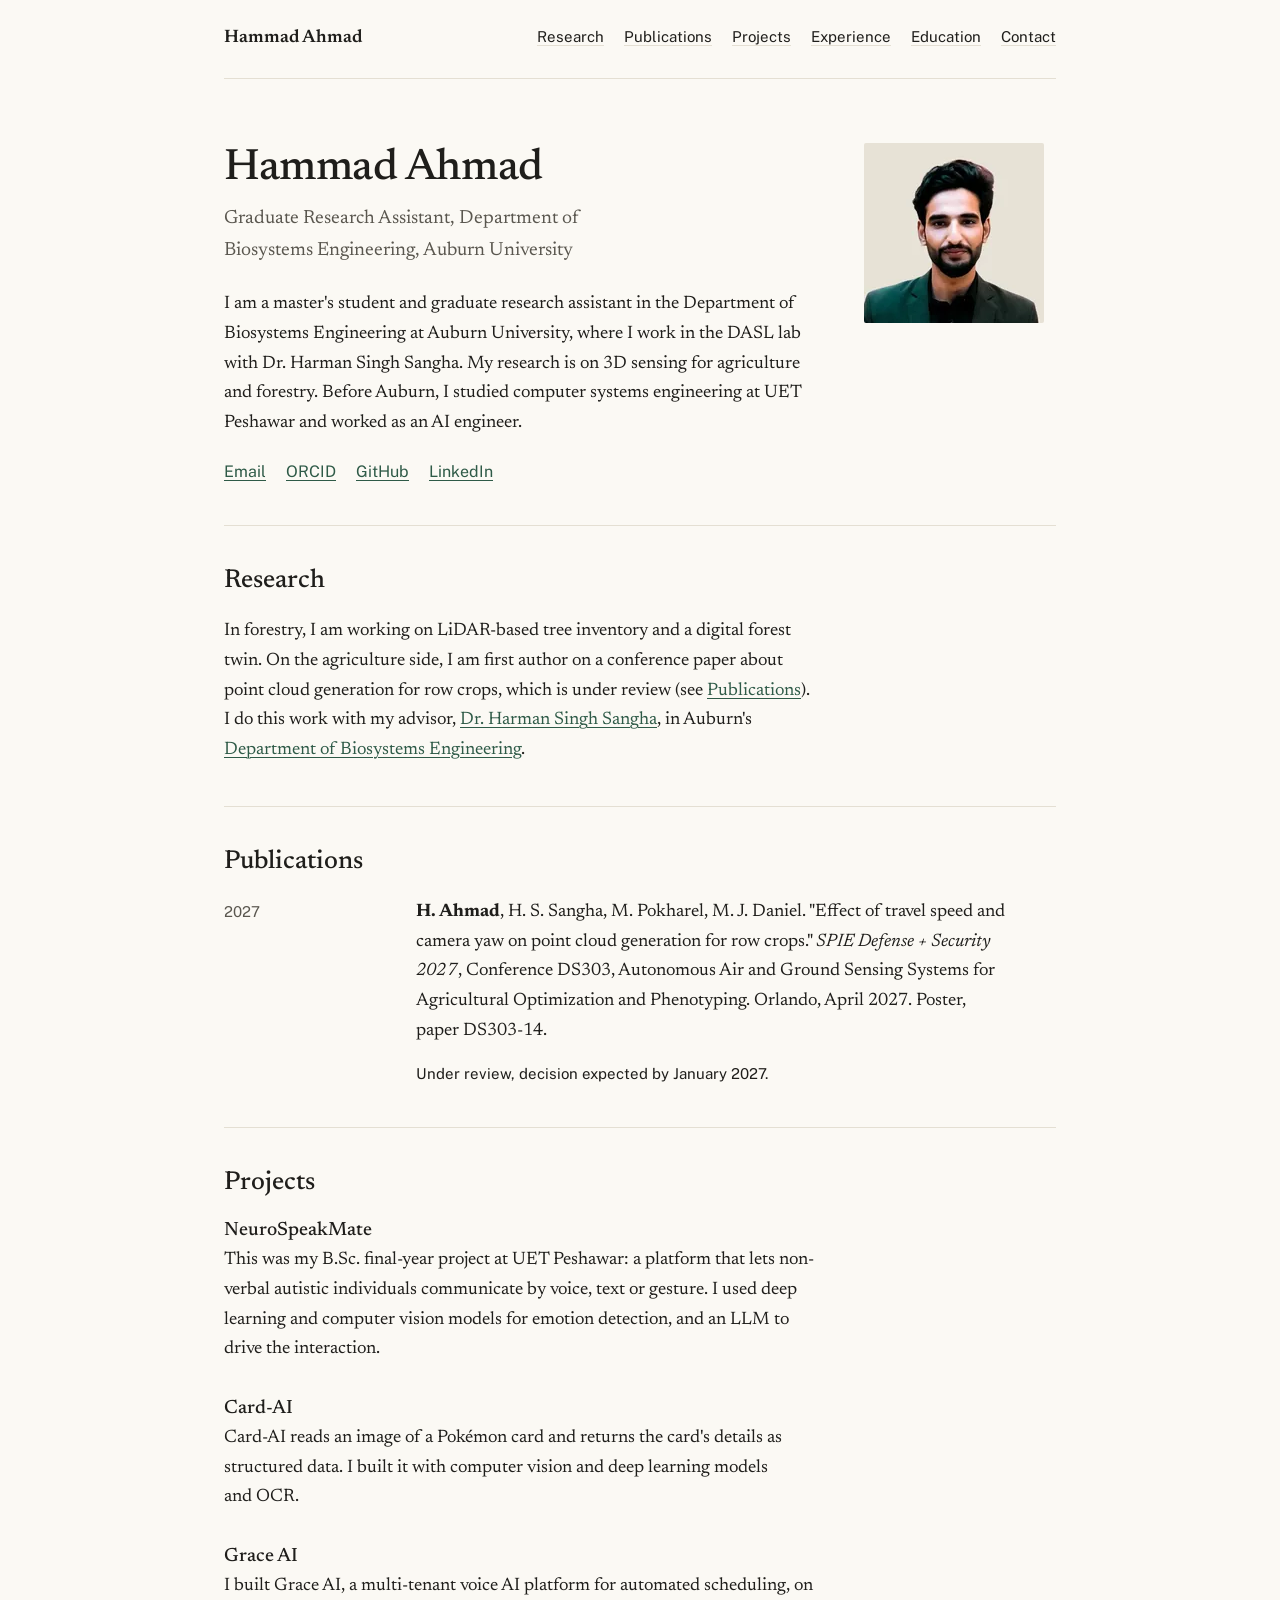
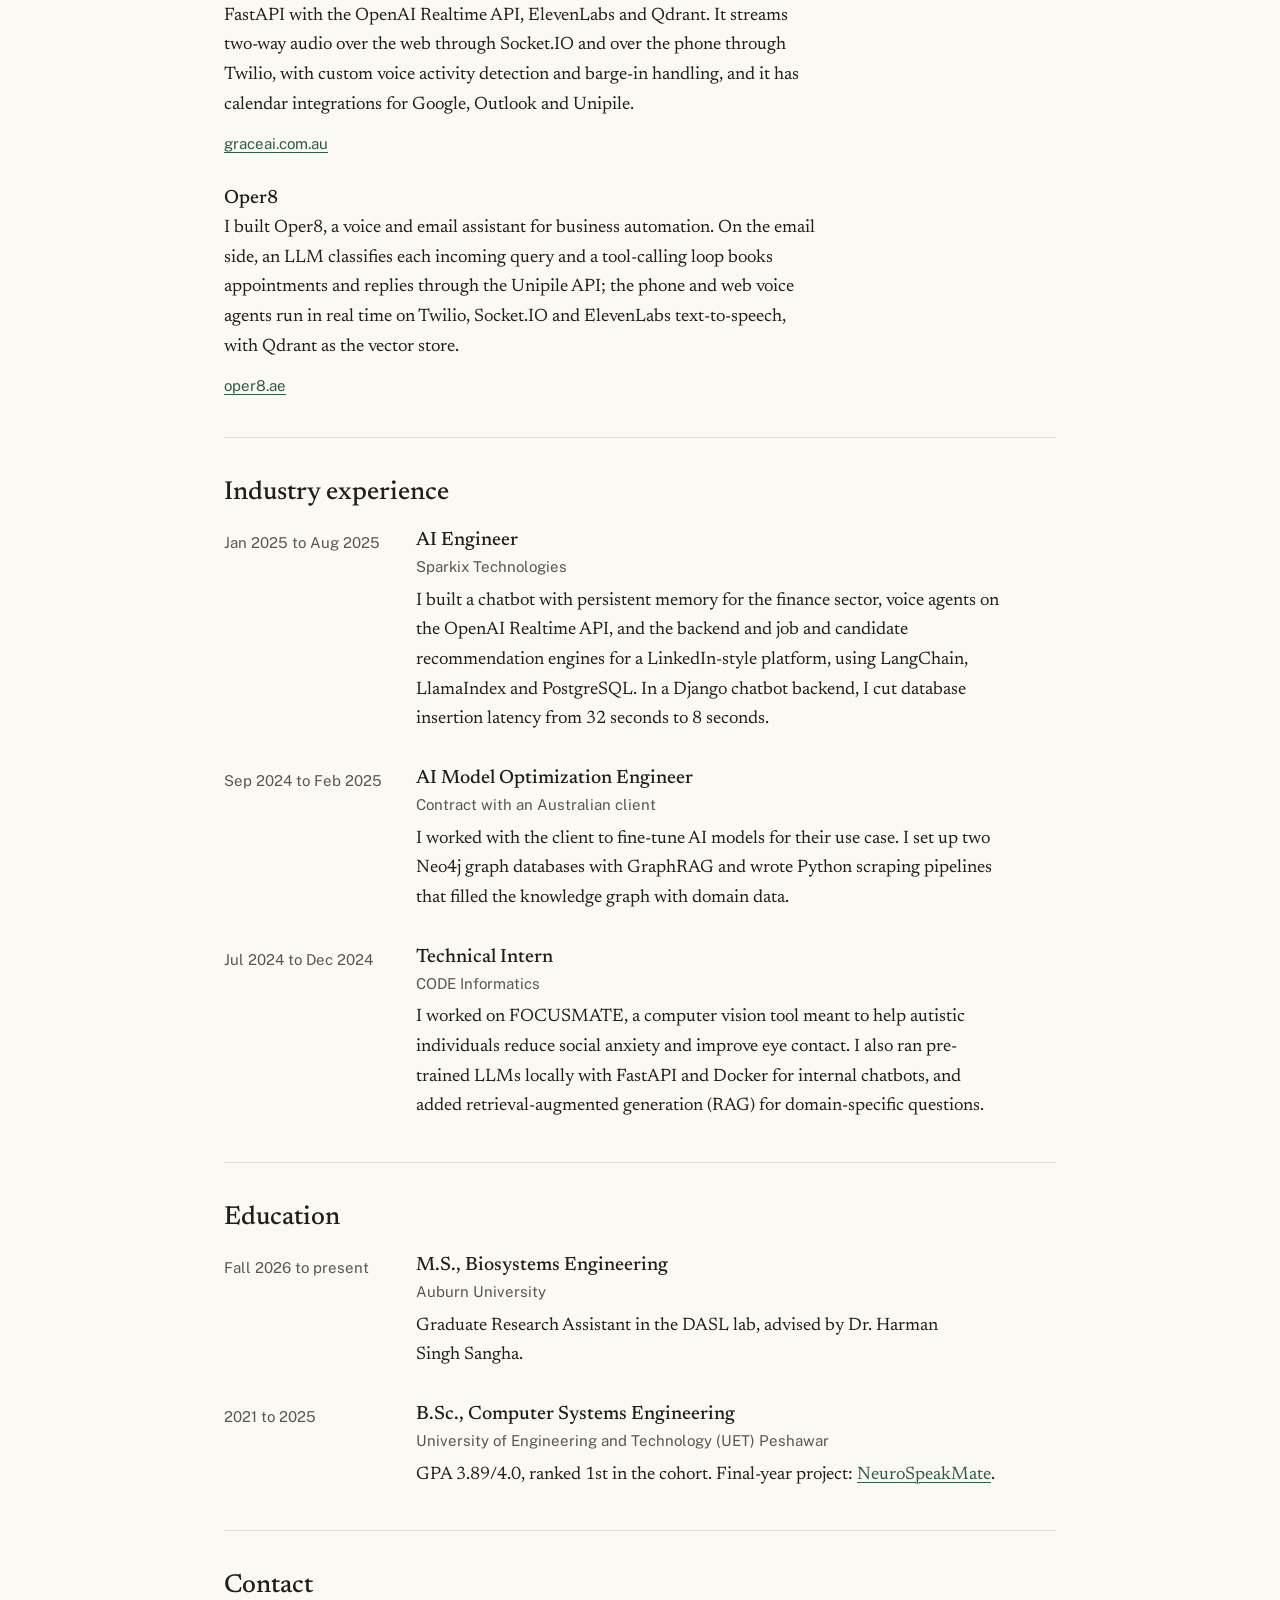
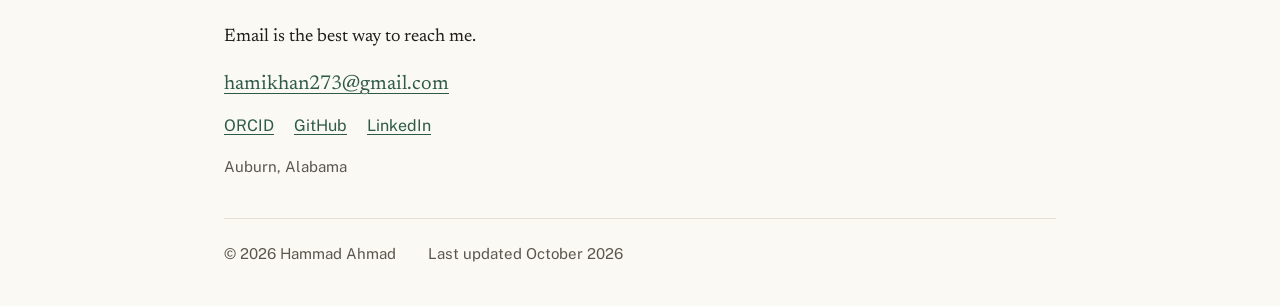
<file: index.html>
<!DOCTYPE html>
<html lang="en">
<head>
  <meta charset="utf-8" />
  <meta name="viewport" content="width=device-width, initial-scale=1" />
  <title>Hammad Ahmad | Graduate Researcher, Biosystems Engineering, Auburn University</title>
  <meta name="description" content="M.S. student and graduate research assistant at Auburn University working on LiDAR tree inventory and 3D sensing for agriculture and forestry." />
  <meta name="color-scheme" content="light dark" />
  <meta name="theme-color" content="#fbf9f4" media="(prefers-color-scheme: light)" />
  <meta name="theme-color" content="#181816" media="(prefers-color-scheme: dark)" />
  <link rel="canonical" href="https://hamikha.github.io/HammadAhmad_Portfolio/" />
  <link rel="icon" href="favicon.svg" type="image/svg+xml" />

  <meta property="og:type" content="website" />
  <meta property="og:title" content="Hammad Ahmad" />
  <meta property="og:description" content="M.S. student and graduate research assistant at Auburn University working on LiDAR tree inventory and 3D sensing for agriculture and forestry." />
  <meta property="og:url" content="https://hamikha.github.io/HammadAhmad_Portfolio/" />
  <meta property="og:image" content="https://hamikha.github.io/HammadAhmad_Portfolio/assets/img/og.png" />
  <meta property="og:image:width" content="1200" />
  <meta property="og:image:height" content="630" />
  <meta property="og:image:alt" content="Hammad Ahmad, Graduate Research Assistant, Department of Biosystems Engineering, Auburn University" />
  <meta name="twitter:card" content="summary_large_image" />
  <meta name="twitter:title" content="Hammad Ahmad" />
  <meta name="twitter:description" content="M.S. student and graduate research assistant at Auburn University working on LiDAR tree inventory and 3D sensing for agriculture and forestry." />
  <meta name="twitter:image" content="https://hamikha.github.io/HammadAhmad_Portfolio/assets/img/og.png" />

  <link rel="preload" href="assets/fonts/newsreader-latin.woff2" as="font" type="font/woff2" crossorigin />
  <link rel="stylesheet" href="assets/css/main.css" />

  <script type="application/ld+json">
  {
    "@context": "https://schema.org",
    "@type": "Person",
    "name": "Hammad Ahmad",
    "jobTitle": "Graduate Research Assistant",
    "url": "https://hamikha.github.io/HammadAhmad_Portfolio/",
    "image": "https://hamikha.github.io/HammadAhmad_Portfolio/assets/img/headshot-360.jpg",
    "affiliation": {
      "@type": "CollegeOrUniversity",
      "name": "Auburn University",
      "department": { "@type": "Organization", "name": "Department of Biosystems Engineering" }
    },
    "alumniOf": { "@type": "CollegeOrUniversity", "name": "University of Engineering and Technology, Peshawar" },
    "sameAs": [
      "https://orcid.org/0009-0000-4540-666X",
      "https://github.com/Hamikha",
      "https://www.linkedin.com/in/hammad-ahmad-b91ba0247"
    ]
  }
  </script>
</head>
<body id="top">
  <a class="skip" href="#main">Skip to content</a>

  <div class="page">
    <header class="site-header">
      <a class="site-name" href="#top">Hammad Ahmad</a>
      <nav class="site-nav" aria-label="Sections">
        <ul>
          <li><a href="#research">Research</a></li>
          <li><a href="#publications">Publications</a></li>
          <li><a href="#projects">Projects</a></li>
          <li><a href="#experience">Experience</a></li>
          <li><a href="#education">Education</a></li>
          <li><a href="#contact">Contact</a></li>
        </ul>
      </nav>
    </header>

    <main id="main">
      <section class="intro" id="about" aria-labelledby="name">
        <div class="intro-text">
          <h1 id="name">Hammad Ahmad</h1>
          <p class="intro-role">Graduate Research Assistant, Department of Biosystems Engineering, Auburn University</p>
          <p>I am a master's student and graduate research assistant in the Department of Biosystems Engineering at Auburn University, where I work in the DASL lab with Dr. Harman Singh Sangha. My research is on 3D sensing for agriculture and forestry. Before Auburn, I studied computer systems engineering at UET Peshawar and worked as an AI engineer.</p>
          <ul class="link-row">
            <li><a href="mailto:hamikhan273@gmail.com">Email</a></li>
            <li><a href="https://orcid.org/0009-0000-4540-666X">ORCID</a></li>
            <li><a href="https://github.com/Hamikha">GitHub</a></li>
            <li><a href="https://www.linkedin.com/in/hammad-ahmad-b91ba0247">LinkedIn</a></li>
          </ul>
        </div>
        <picture class="intro-photo">
          <source type="image/webp" srcset="assets/img/headshot-180.webp 180w, assets/img/headshot-360.webp 360w" sizes="(min-width: 48rem) 180px, 120px" />
          <img src="assets/img/headshot-360.jpg" width="360" height="360" alt="Hammad Ahmad, head and shoulders, in a dark suit jacket and dark shirt." decoding="async" />
        </picture>
      </section>

      <section id="research" aria-labelledby="research-title">
        <h2 id="research-title">Research</h2>
        <p class="prose">In forestry, I am working on LiDAR-based tree inventory and a digital forest twin. On the agriculture side, I am first author on a conference paper about point cloud generation for row crops, which is under review (see <a href="#publications">Publications</a>). I do this work with my advisor, <a href="https://eng.auburn.edu/directory/hss0044">Dr. Harman Singh Sangha</a>, in Auburn's <a href="https://eng.auburn.edu/bsen/">Department of Biosystems Engineering</a>.</p>
      </section>

      <section id="publications" aria-labelledby="publications-title">
        <h2 id="publications-title">Publications</h2>
        <ol class="entries">
          <li class="entry">
            <p class="entry-date meta">2027</p>
            <article class="entry-body">
              <p><strong>H. Ahmad</strong>, H. S. Sangha, M. Pokharel, M. J. Daniel. "Effect of travel speed and camera yaw on point cloud generation for row crops." <em>SPIE Defense + Security 2027</em>, Conference DS303, Autonomous Air and Ground Sensing Systems for Agricultural Optimization and Phenotyping. Orlando, April 2027. Poster, paper DS303-14.</p>
              <p class="status">Under review, decision expected by January 2027.</p>
            </article>
          </li>
        </ol>
      </section>

      <section id="projects" aria-labelledby="projects-title">
        <h2 id="projects-title">Projects</h2>
        <div class="items">
          <article id="neurospeakmate">
            <h3>NeuroSpeakMate</h3>
            <p>This was my B.Sc. <span class="nowrap">final-year</span> project at UET Peshawar: a platform that lets non-verbal autistic individuals communicate by voice, text or gesture. I used deep learning and computer vision models for emotion detection, and an LLM to drive the interaction.</p>
          </article>
          <article id="card-ai">
            <h3>Card-AI</h3>
            <p>Card-AI reads an image of a Pokémon card and returns the card's details as structured data. I built it with computer vision and deep learning models and OCR.</p>
          </article>
          <article id="grace-ai">
            <h3>Grace AI</h3>
            <p>I built Grace AI, a multi-tenant voice AI platform for automated scheduling, on FastAPI with the OpenAI Realtime API, ElevenLabs and Qdrant. It streams two-way audio over the web through Socket.IO and over the phone through Twilio, with custom voice activity detection and barge-in handling, and it has calendar integrations for Google, Outlook and Unipile.</p>
            <p class="meta"><a href="https://www.graceai.com.au">graceai.com.au</a></p>
          </article>
          <article id="oper8">
            <h3>Oper8</h3>
            <p>I built Oper8, a voice and email assistant for business automation. On the email side, an LLM classifies each incoming query and a tool-calling loop books appointments and replies through the Unipile API; the phone and web voice agents run in real time on Twilio, Socket.IO and ElevenLabs <span class="nowrap">text-to-speech</span>, with Qdrant as the vector store.</p>
            <p class="meta"><a href="https://oper8.ae">oper8.ae</a></p>
          </article>
        </div>
      </section>

      <section id="experience" aria-labelledby="experience-title">
        <h2 id="experience-title">Industry experience</h2>
        <ol class="entries">
          <li class="entry">
            <p class="entry-date meta">Jan 2025 to Aug 2025</p>
            <article class="entry-body">
              <h3>AI Engineer</h3>
              <p class="meta">Sparkix Technologies</p>
              <p>I built a chatbot with persistent memory for the finance sector, voice agents on the OpenAI Realtime API, and the backend and job and candidate recommendation engines for a LinkedIn-style platform, using LangChain, LlamaIndex and PostgreSQL. In a Django chatbot backend, I cut database insertion latency from 32 seconds to 8 seconds.</p>
            </article>
          </li>
          <li class="entry">
            <p class="entry-date meta">Sep 2024 to Feb 2025</p>
            <article class="entry-body">
              <h3>AI Model Optimization Engineer</h3>
              <p class="meta">Contract with an Australian client</p>
              <p>I worked with the client to fine-tune AI models for their use case. I set up two Neo4j graph databases with GraphRAG and wrote Python scraping pipelines that filled the knowledge graph with domain data.</p>
            </article>
          </li>
          <li class="entry">
            <p class="entry-date meta">Jul 2024 to Dec 2024</p>
            <article class="entry-body">
              <h3>Technical Intern</h3>
              <p class="meta">CODE Informatics</p>
              <p>I worked on FOCUSMATE, a computer vision tool meant to help autistic individuals reduce social anxiety and improve eye contact. I also ran pre-trained LLMs locally with FastAPI and Docker for internal chatbots, and added retrieval-augmented generation (RAG) for <span class="nowrap">domain-specific</span> questions.</p>
            </article>
          </li>
        </ol>
      </section>

      <section id="education" aria-labelledby="education-title">
        <h2 id="education-title">Education</h2>
        <ol class="entries">
          <li class="entry">
            <p class="entry-date meta">Fall 2026 to present</p>
            <div class="entry-body">
              <h3>M.S., Biosystems Engineering</h3>
              <p class="meta">Auburn University</p>
              <p>Graduate Research Assistant in the DASL lab, advised by Dr. Harman Singh Sangha.</p>
            </div>
          </li>
          <li class="entry">
            <p class="entry-date meta">2021 to 2025</p>
            <div class="entry-body">
              <h3>B.Sc., Computer Systems Engineering</h3>
              <p class="meta">University of Engineering and Technology (UET) Peshawar</p>
              <p>GPA 3.89/4.0, ranked 1st in the cohort. <span class="nowrap">Final-year</span> project: <a href="#neurospeakmate">NeuroSpeakMate</a>.</p>
            </div>
          </li>
        </ol>
      </section>

      <section id="contact" aria-labelledby="contact-title">
        <h2 id="contact-title">Contact</h2>
        <address class="prose">
          <p>Email is the best way to reach me.</p>
          <p class="contact-email"><a href="mailto:hamikhan273@gmail.com">hamikhan273@gmail.com</a></p>
          <ul class="link-row">
            <li><a href="https://orcid.org/0009-0000-4540-666X">ORCID</a></li>
            <li><a href="https://github.com/Hamikha">GitHub</a></li>
            <li><a href="https://www.linkedin.com/in/hammad-ahmad-b91ba0247">LinkedIn</a></li>
          </ul>
          <p class="meta">Auburn, Alabama</p>
        </address>
      </section>
    </main>

    <footer class="site-footer meta">
      <p>© 2026 Hammad Ahmad</p>
      <p>Last updated October 2026</p>
    </footer>
  </div>
</body>
</html>
</file>
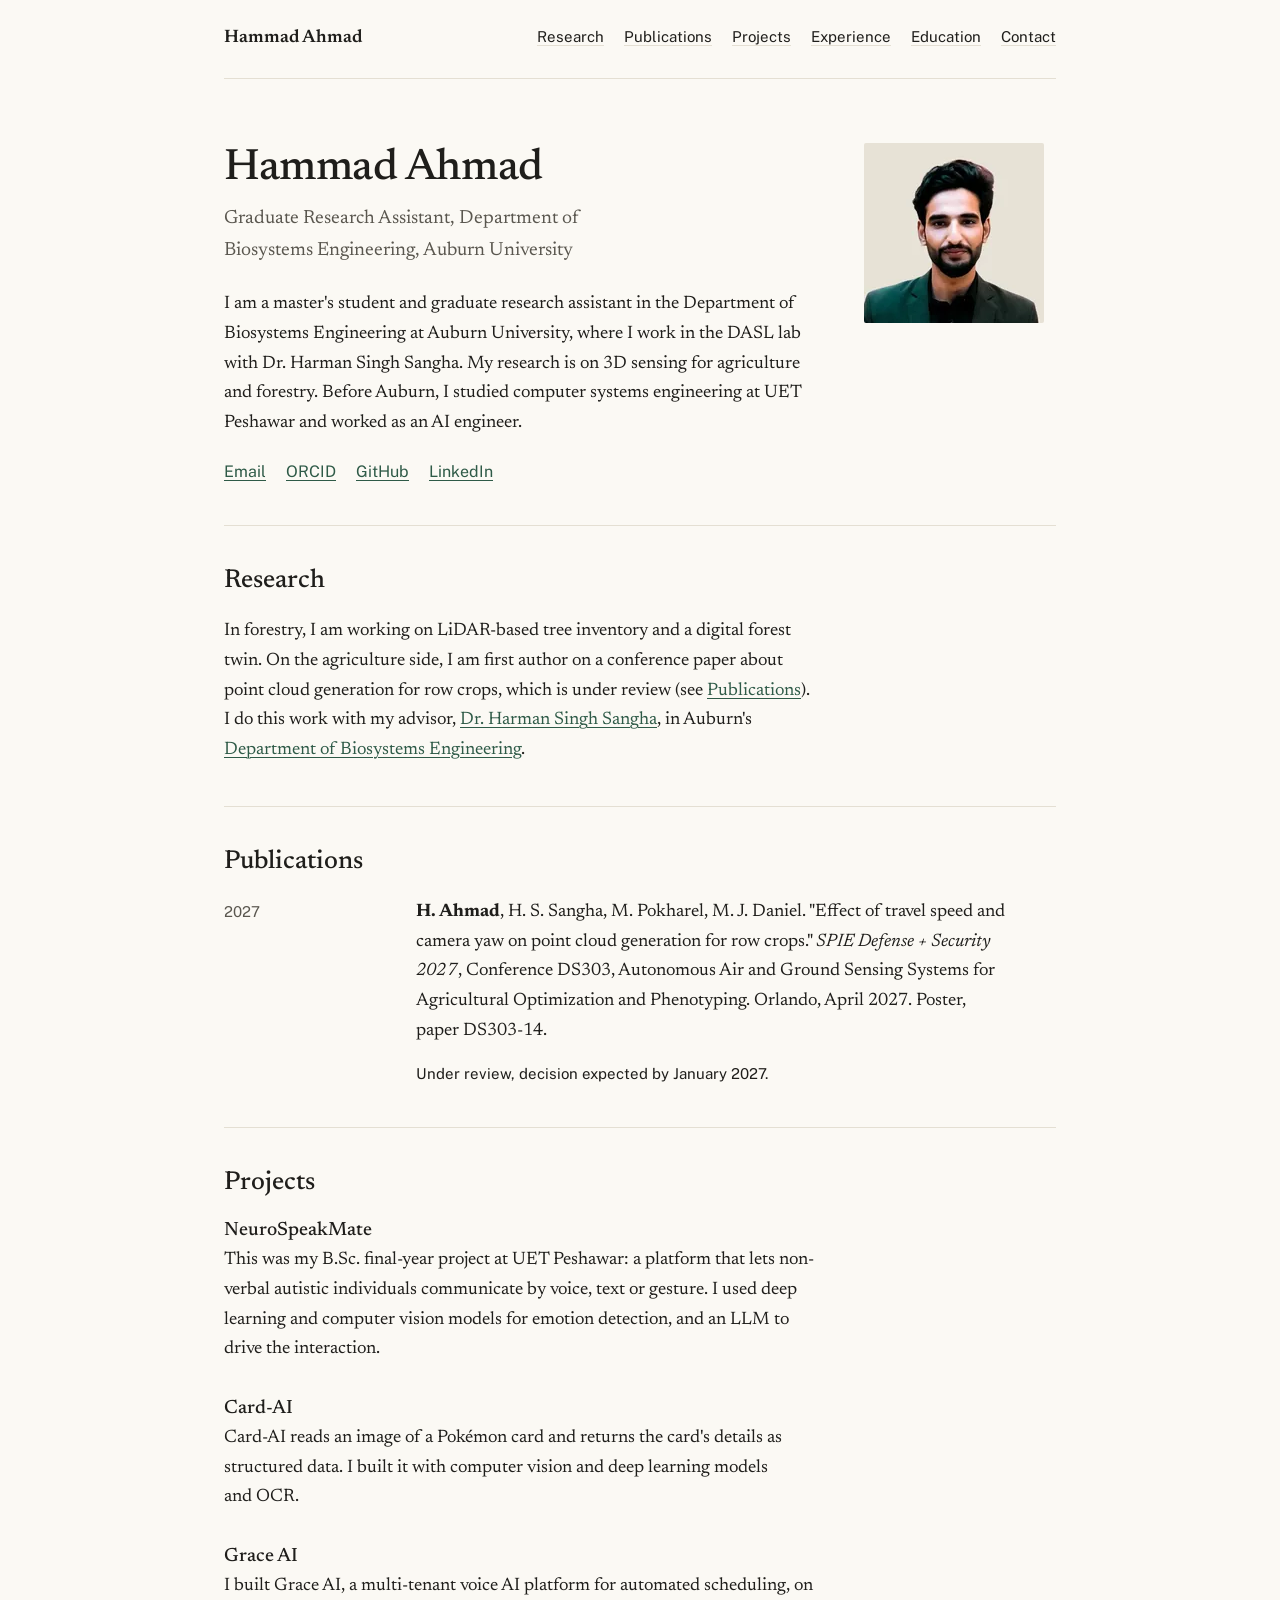
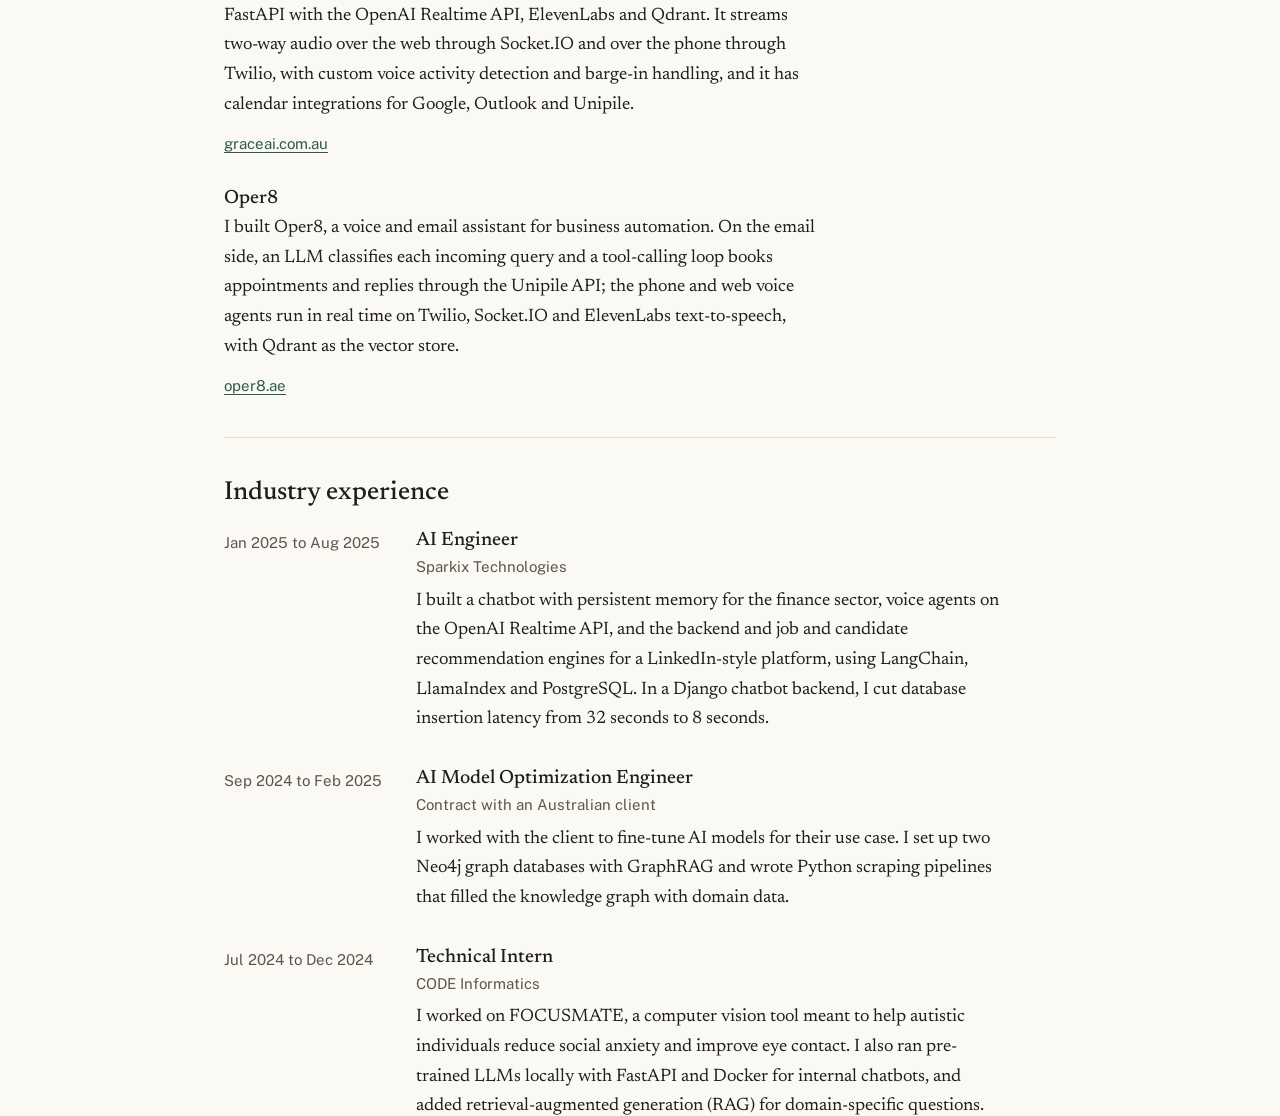
<file: certificates.html>
<!DOCTYPE html>
<html lang="en">
<head>
  <meta charset="utf-8" />
  <meta name="viewport" content="width=device-width, initial-scale=1" />
  <title>Certificates | Hammad Ahmad</title>
  <meta name="robots" content="noindex" />
  <meta name="color-scheme" content="light dark" />
  <link rel="canonical" href="https://hamikha.github.io/HammadAhmad_Portfolio/#education" />
  <meta http-equiv="refresh" content="0; url=index.html#education" />
  <link rel="icon" href="favicon.svg" type="image/svg+xml" />
  <link rel="stylesheet" href="assets/css/main.css" />
</head>
<body>
  <div class="page">
    <main id="main">
      <h1>Page moved</h1>
      <p class="intro-role">This page has moved to the <a href="index.html#education">Education section</a> of the homepage.</p>
    </main>
  </div>
</body>
</html>
</file>
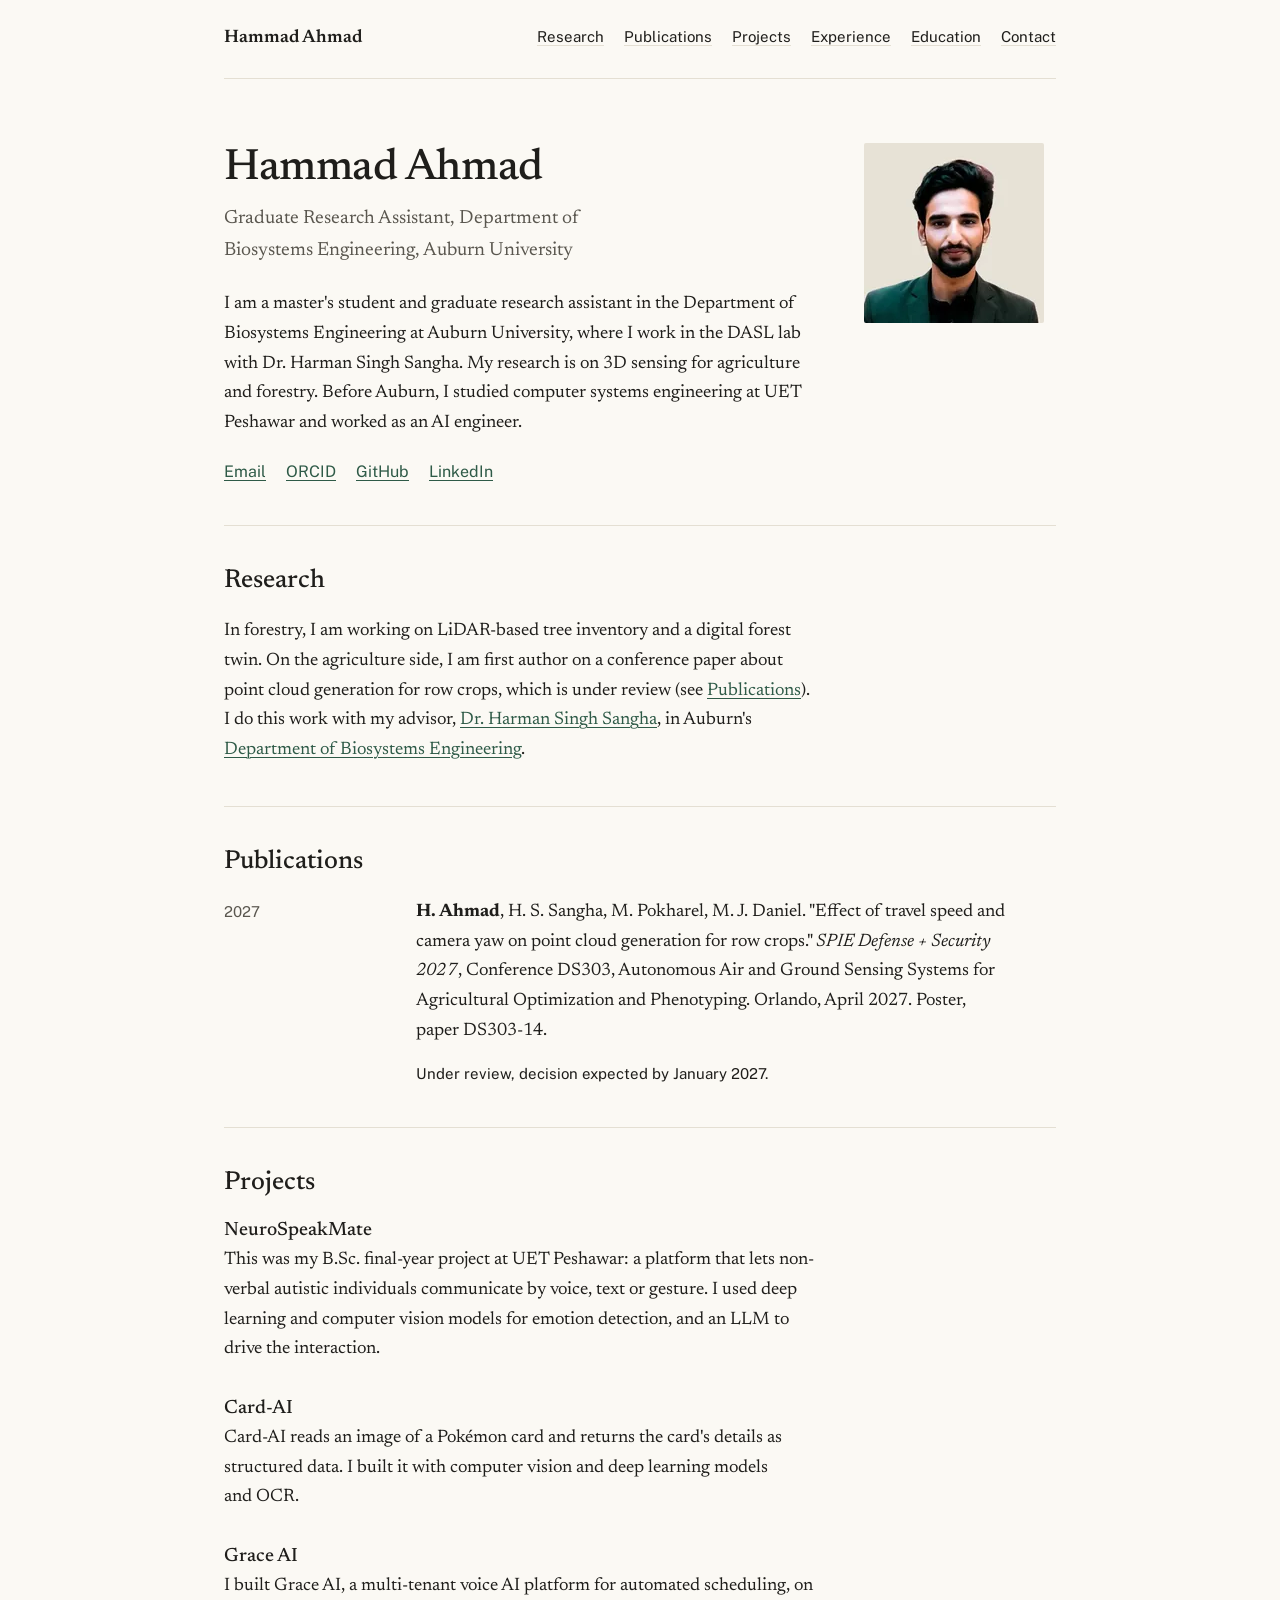
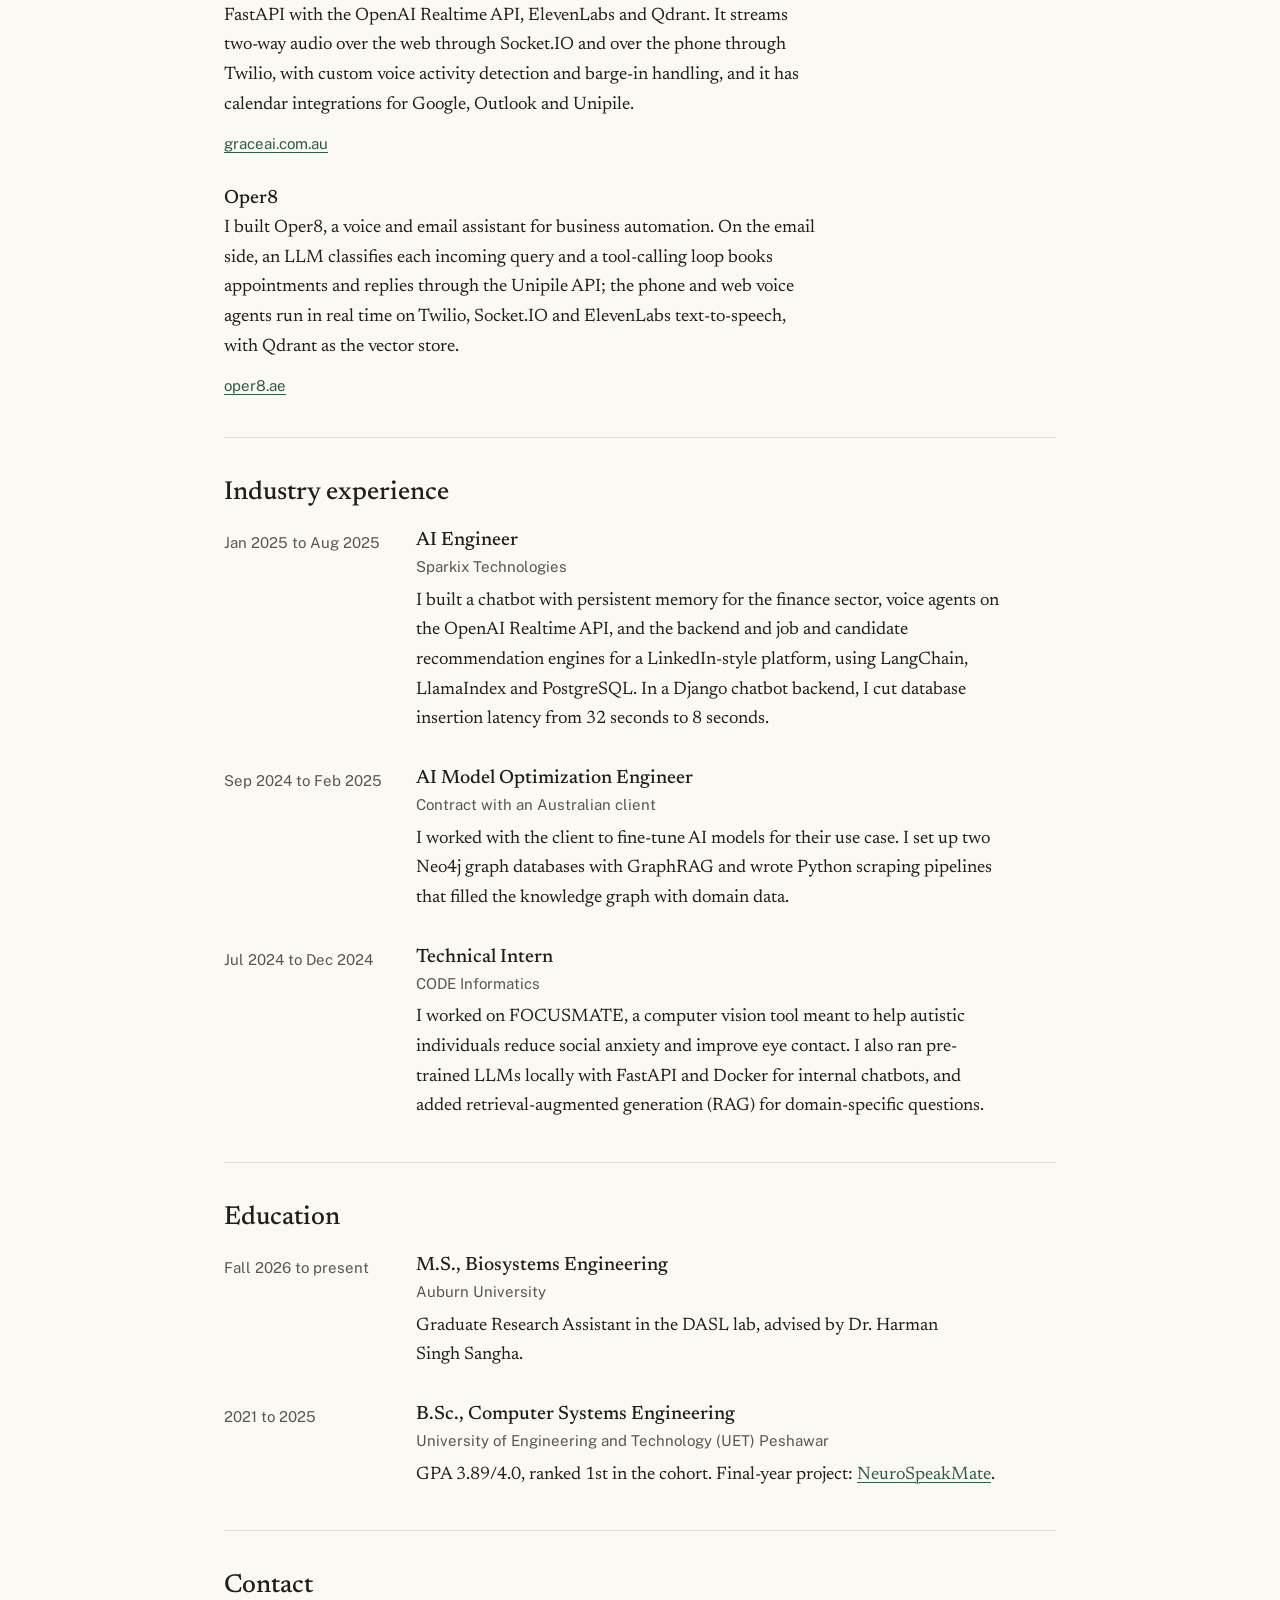
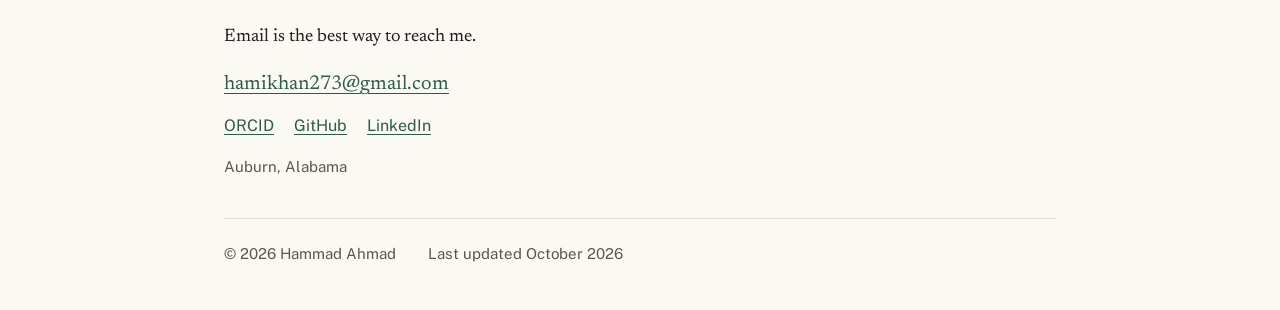
<file: experience.html>
<!DOCTYPE html>
<html lang="en">
<head>
  <meta charset="utf-8" />
  <meta name="viewport" content="width=device-width, initial-scale=1" />
  <title>Experience | Hammad Ahmad</title>
  <meta name="robots" content="noindex" />
  <meta name="color-scheme" content="light dark" />
  <link rel="canonical" href="https://hamikha.github.io/HammadAhmad_Portfolio/#experience" />
  <meta http-equiv="refresh" content="0; url=index.html#experience" />
  <link rel="icon" href="favicon.svg" type="image/svg+xml" />
  <link rel="stylesheet" href="assets/css/main.css" />
</head>
<body>
  <div class="page">
    <main id="main">
      <h1>Page moved</h1>
      <p class="intro-role">This page has moved to the <a href="index.html#experience">Experience section</a> of the homepage.</p>
    </main>
  </div>
</body>
</html>
</file>
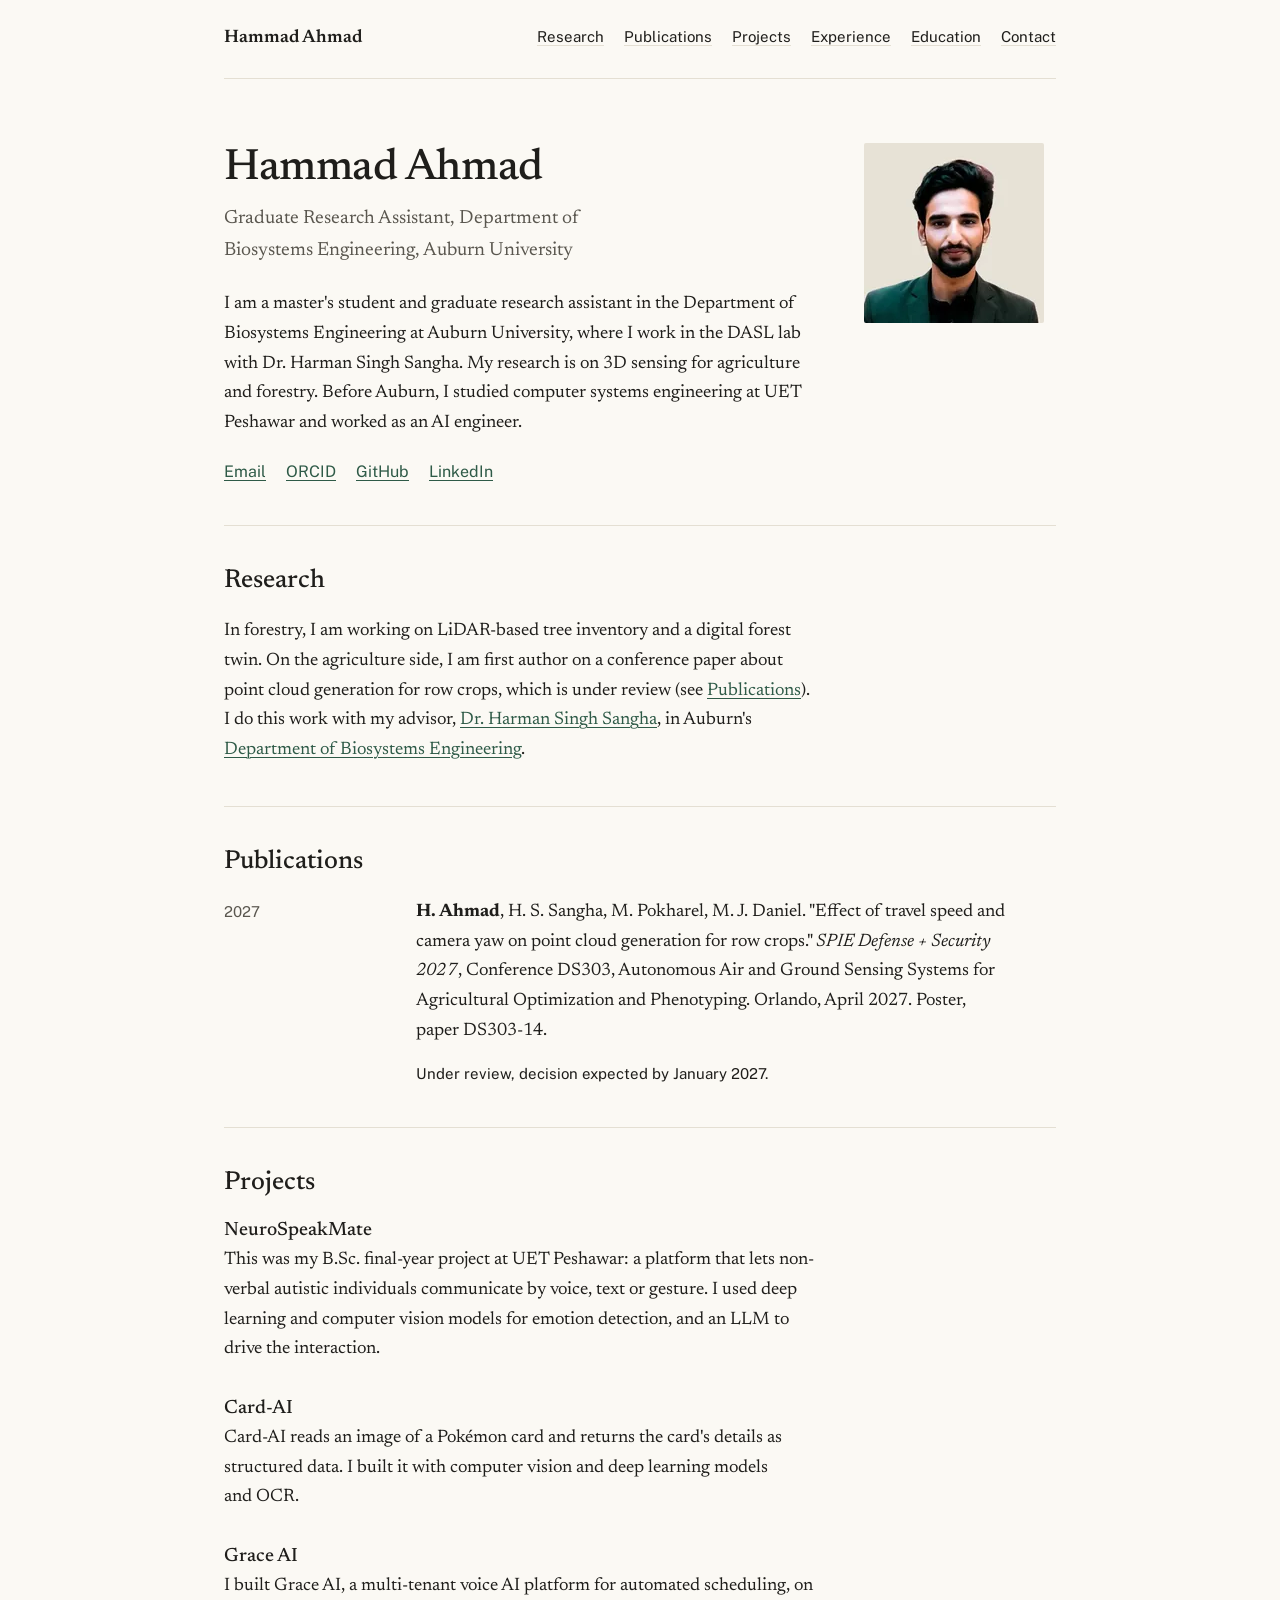
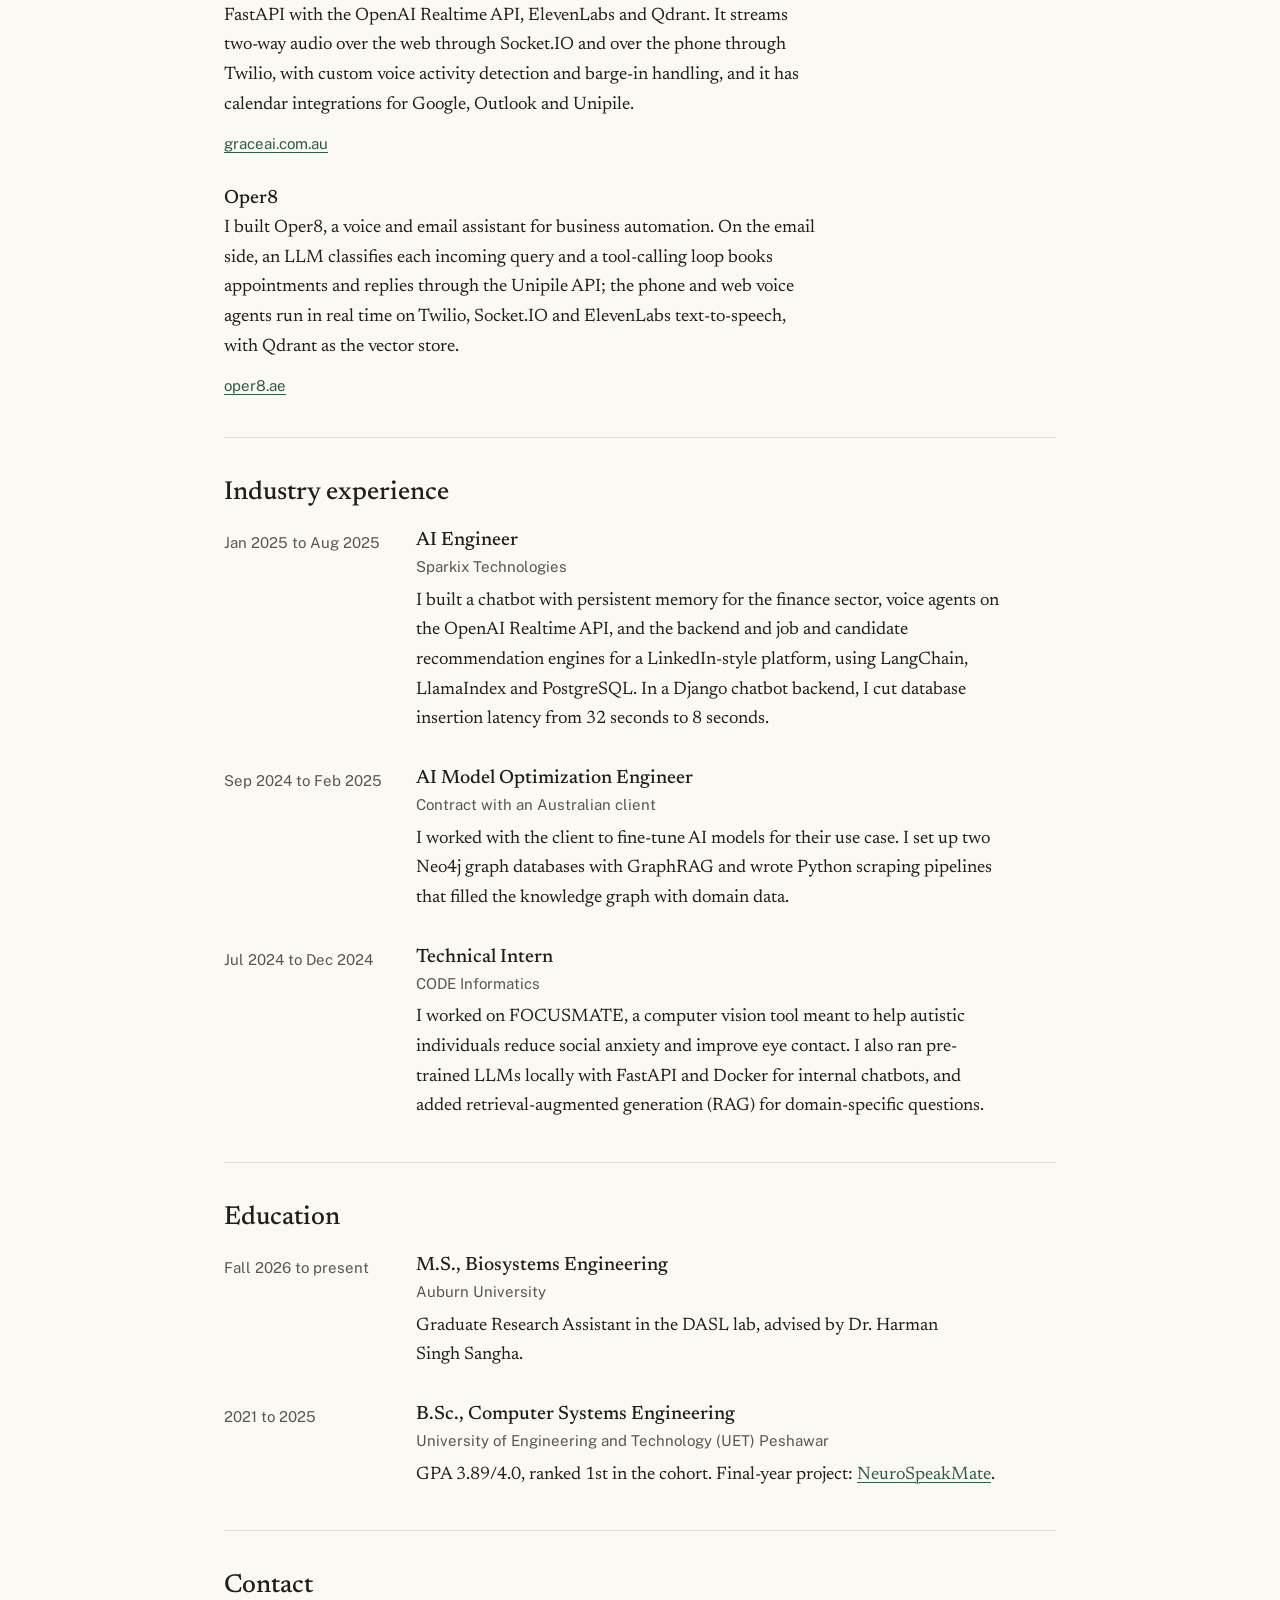
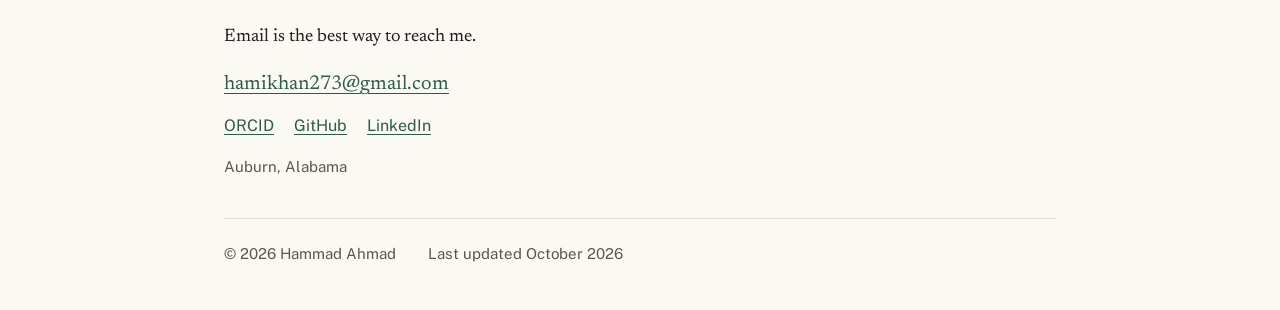
<file: projects.html>
<!DOCTYPE html>
<html lang="en">
<head>
  <meta charset="utf-8" />
  <meta name="viewport" content="width=device-width, initial-scale=1" />
  <title>Projects | Hammad Ahmad</title>
  <meta name="robots" content="noindex" />
  <meta name="color-scheme" content="light dark" />
  <link rel="canonical" href="https://hamikha.github.io/HammadAhmad_Portfolio/#projects" />
  <meta http-equiv="refresh" content="0; url=index.html#projects" />
  <link rel="icon" href="favicon.svg" type="image/svg+xml" />
  <link rel="stylesheet" href="assets/css/main.css" />
</head>
<body>
  <div class="page">
    <main id="main">
      <h1>Page moved</h1>
      <p class="intro-role">This page has moved to the <a href="index.html#projects">Projects section</a> of the homepage.</p>
    </main>
  </div>
</body>
</html>
</file>
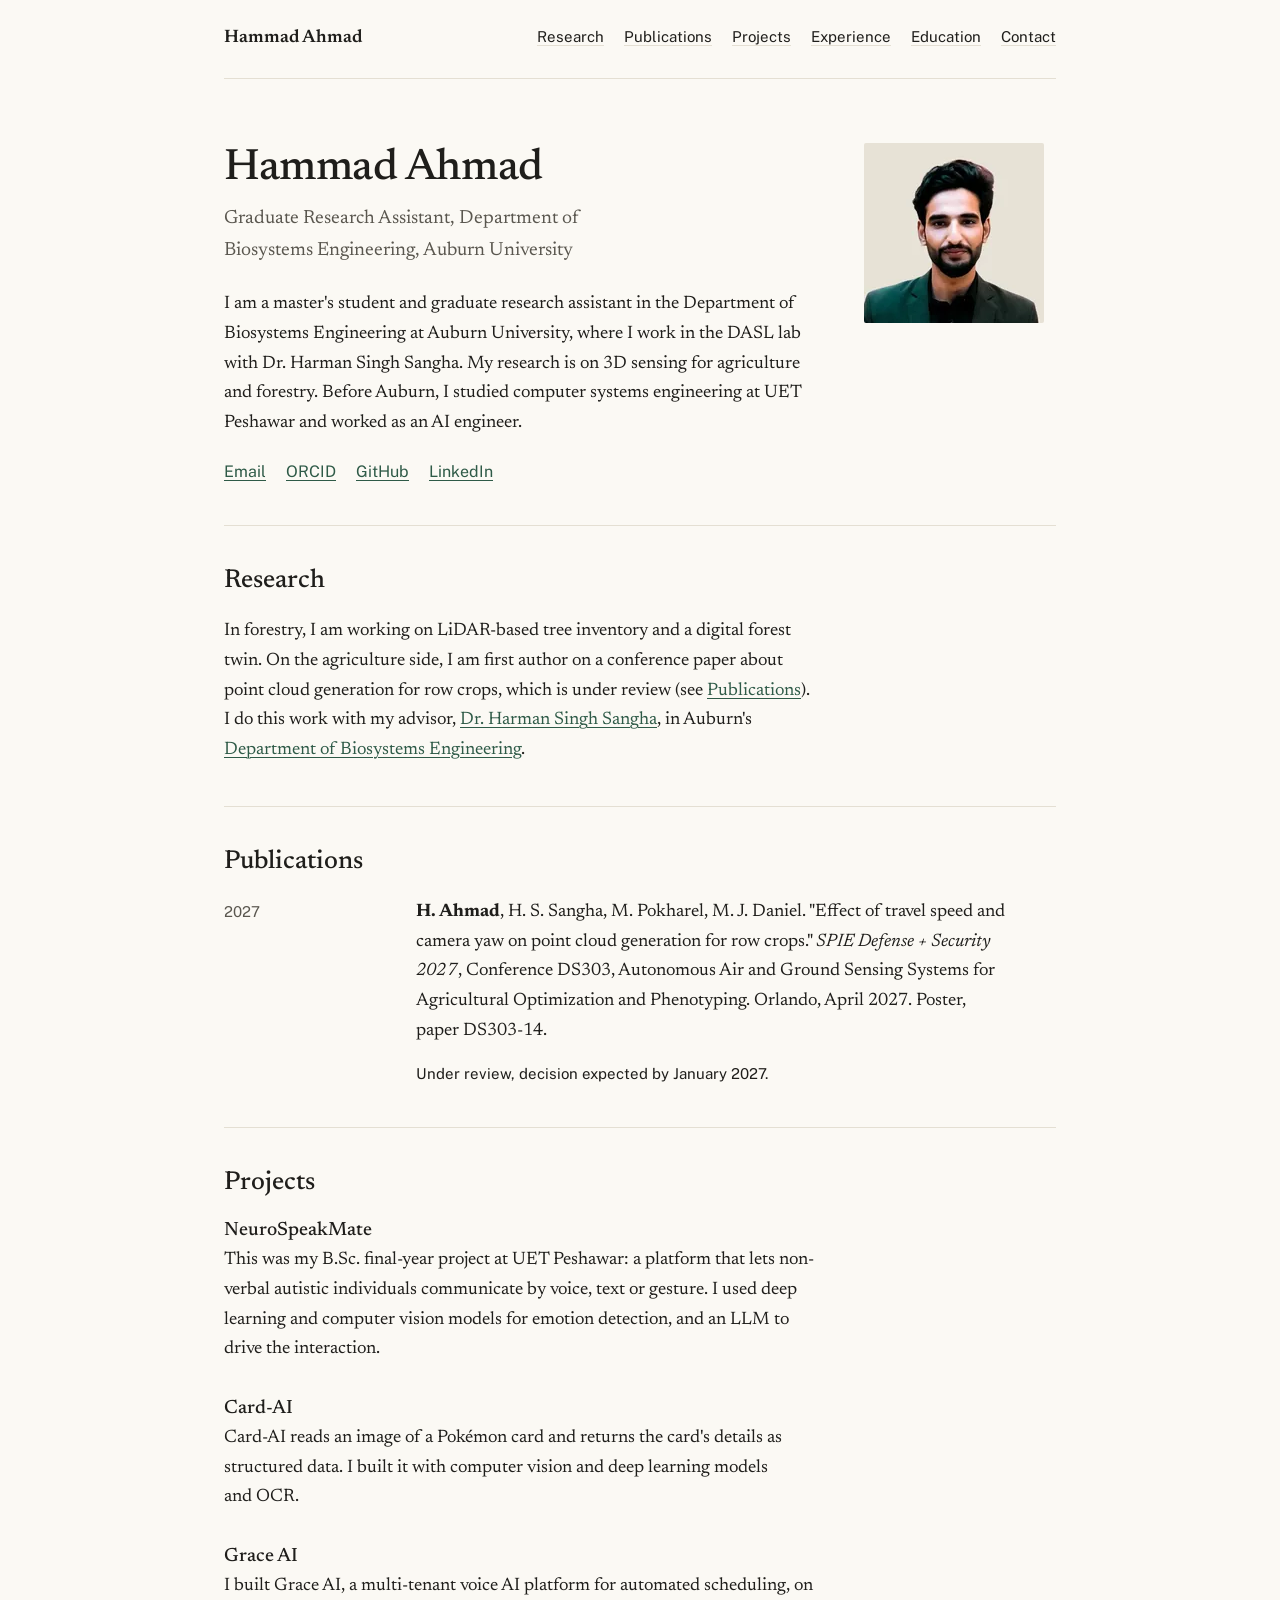
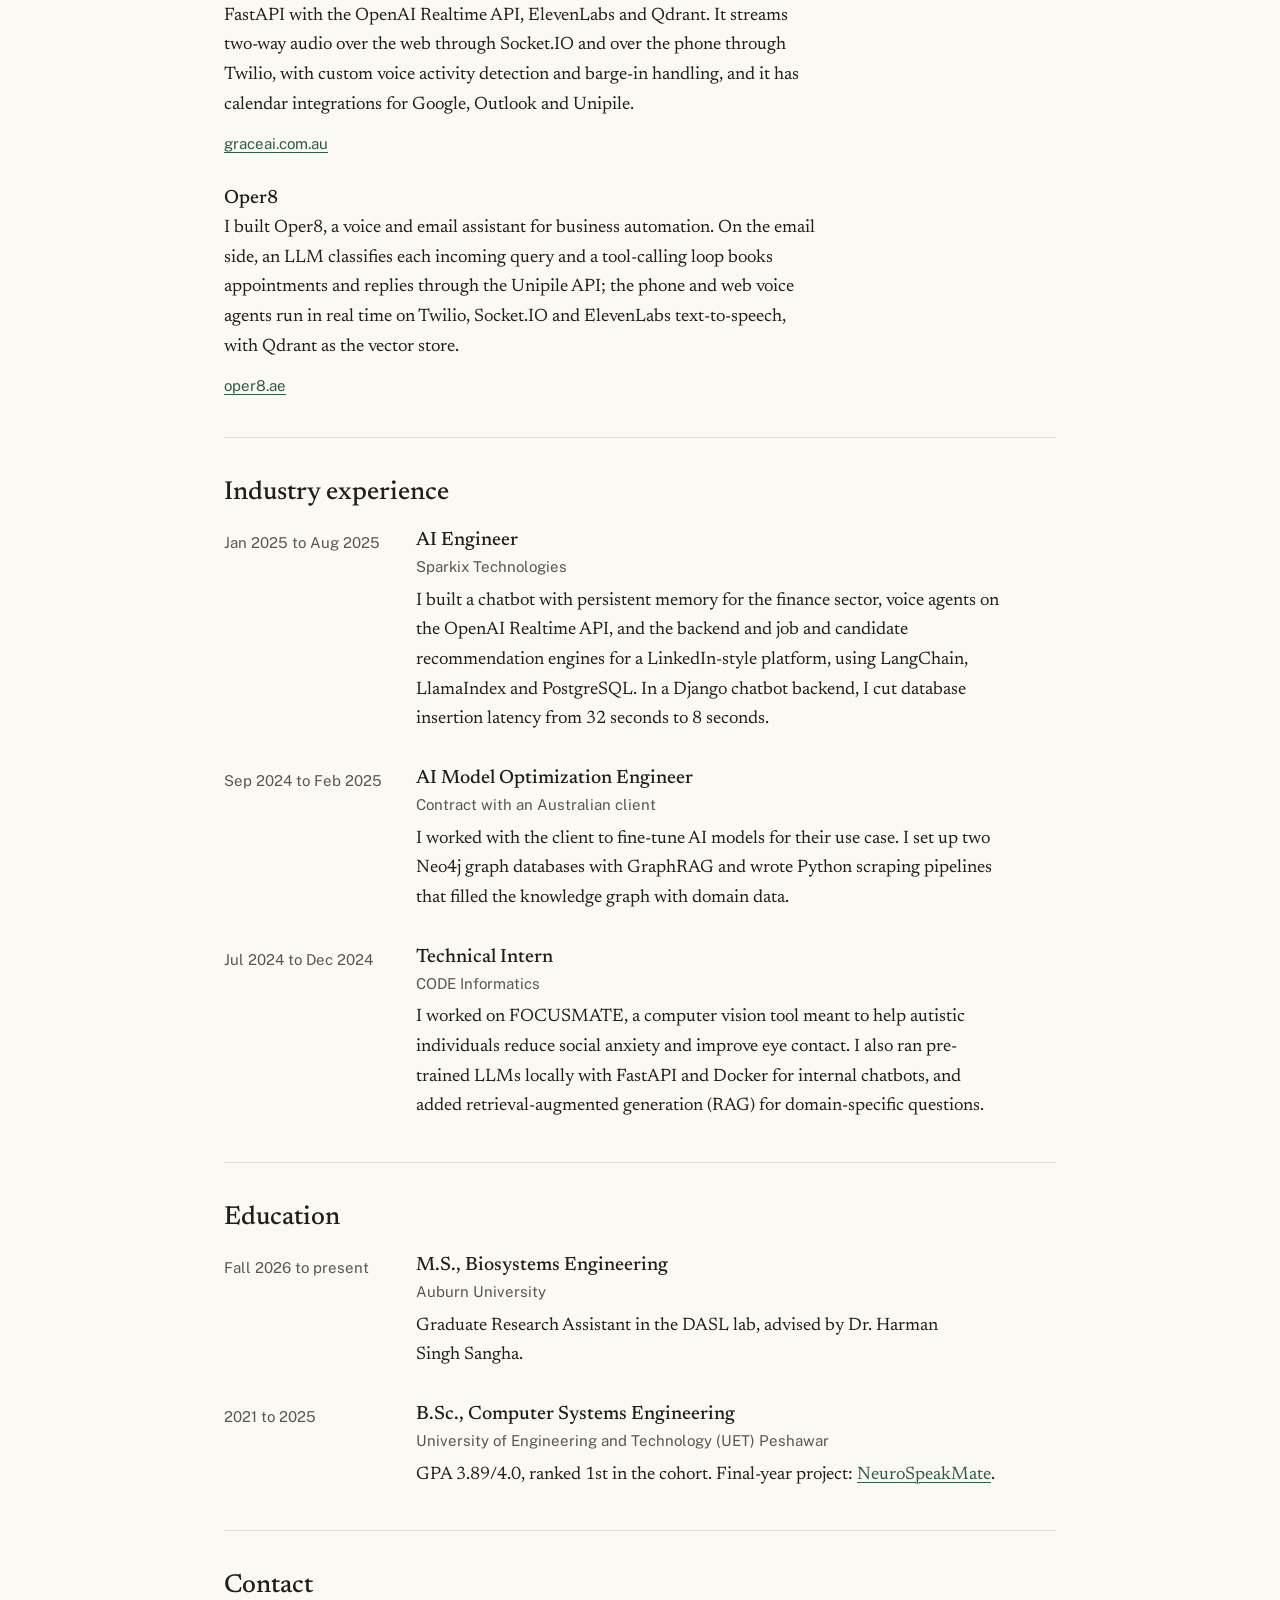
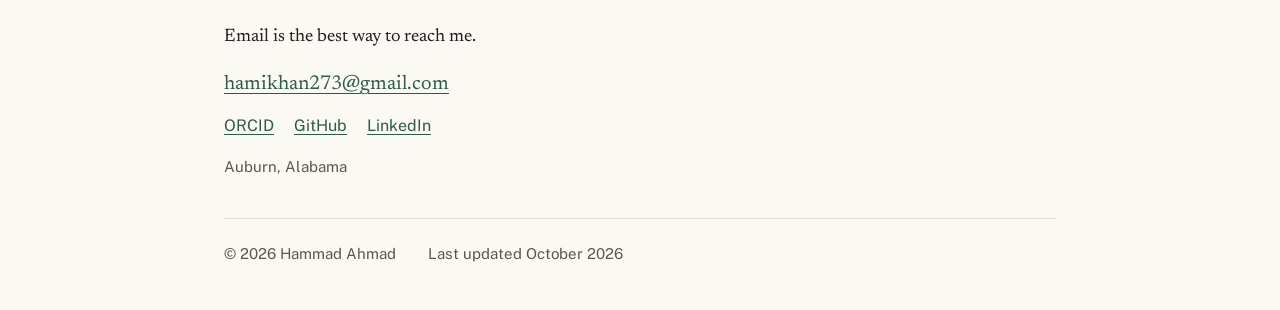
<file: qualification.html>
<!DOCTYPE html>
<html lang="en">
<head>
  <meta charset="utf-8" />
  <meta name="viewport" content="width=device-width, initial-scale=1" />
  <title>Education | Hammad Ahmad</title>
  <meta name="robots" content="noindex" />
  <meta name="color-scheme" content="light dark" />
  <link rel="canonical" href="https://hamikha.github.io/HammadAhmad_Portfolio/#education" />
  <meta http-equiv="refresh" content="0; url=index.html#education" />
  <link rel="icon" href="favicon.svg" type="image/svg+xml" />
  <link rel="stylesheet" href="assets/css/main.css" />
</head>
<body>
  <div class="page">
    <main id="main">
      <h1>Page moved</h1>
      <p class="intro-role">This page has moved to the <a href="index.html#education">Education section</a> of the homepage.</p>
    </main>
  </div>
</body>
</html>
</file>
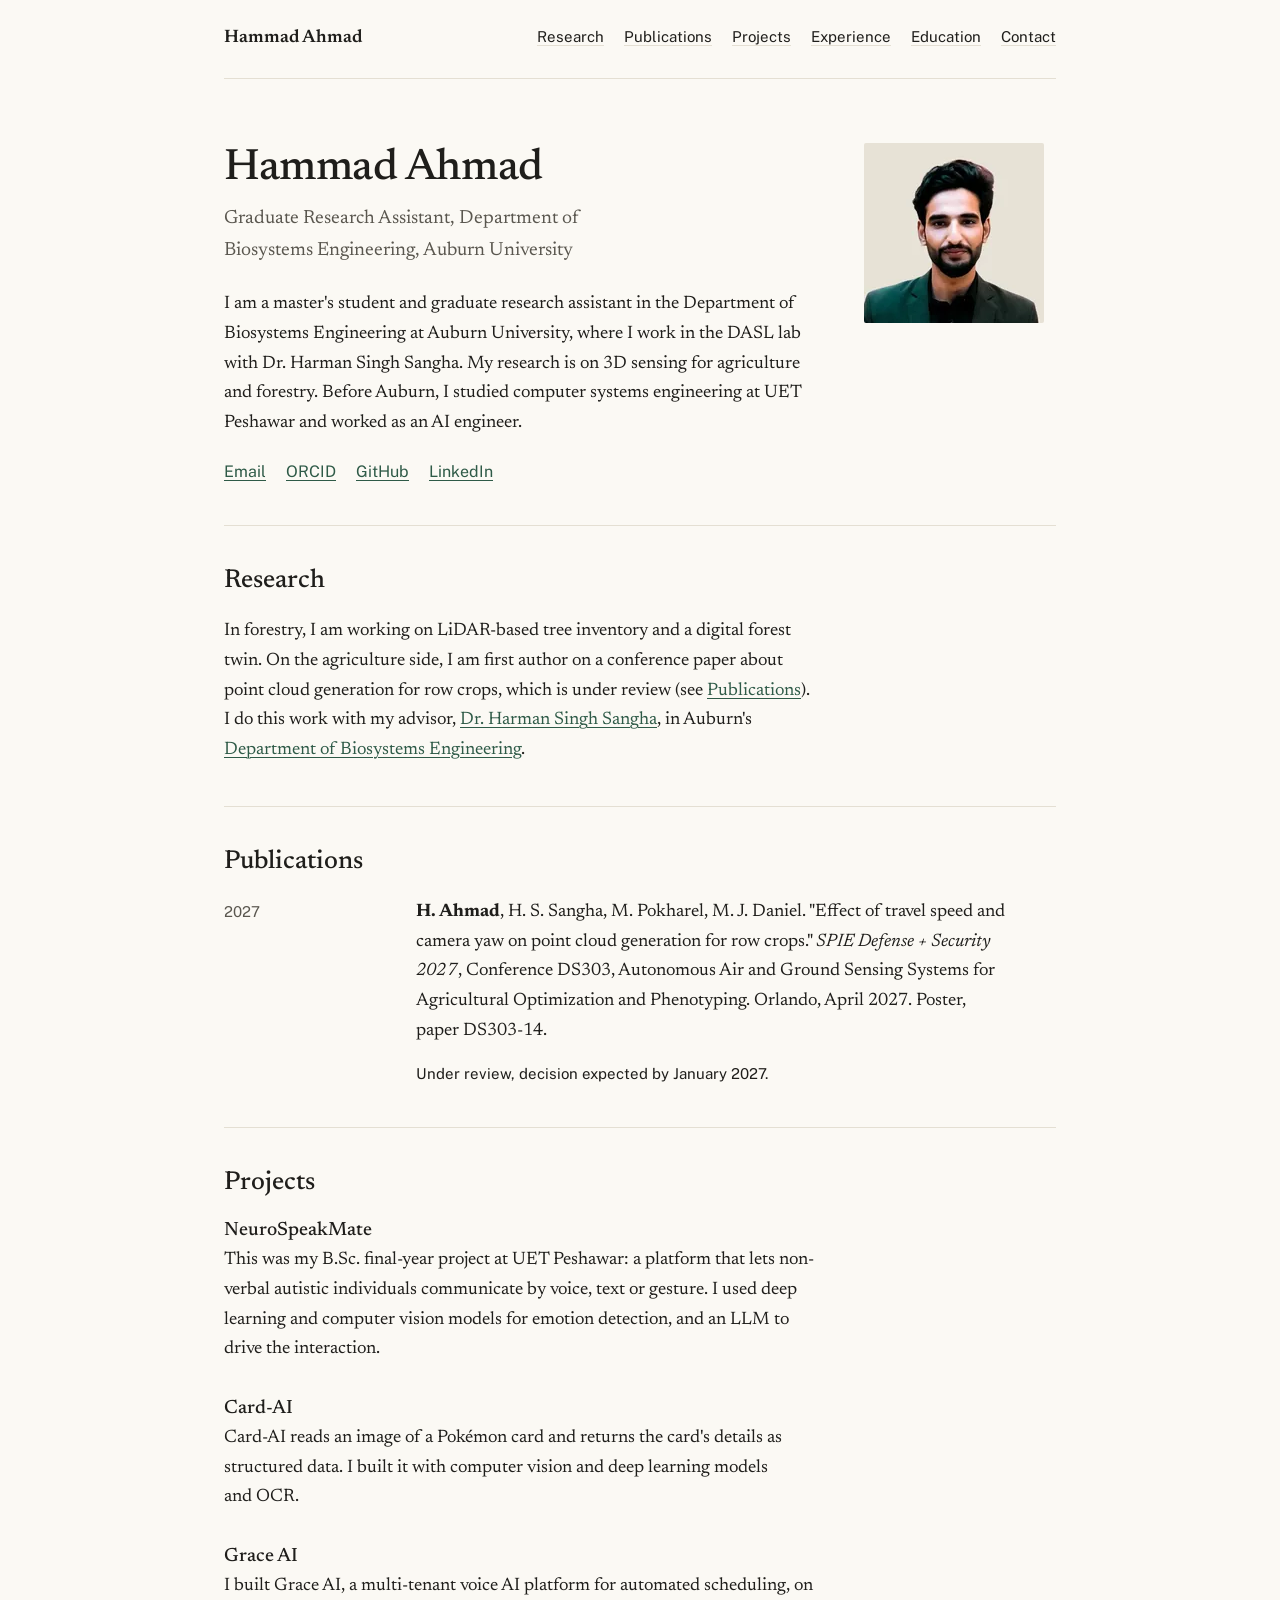
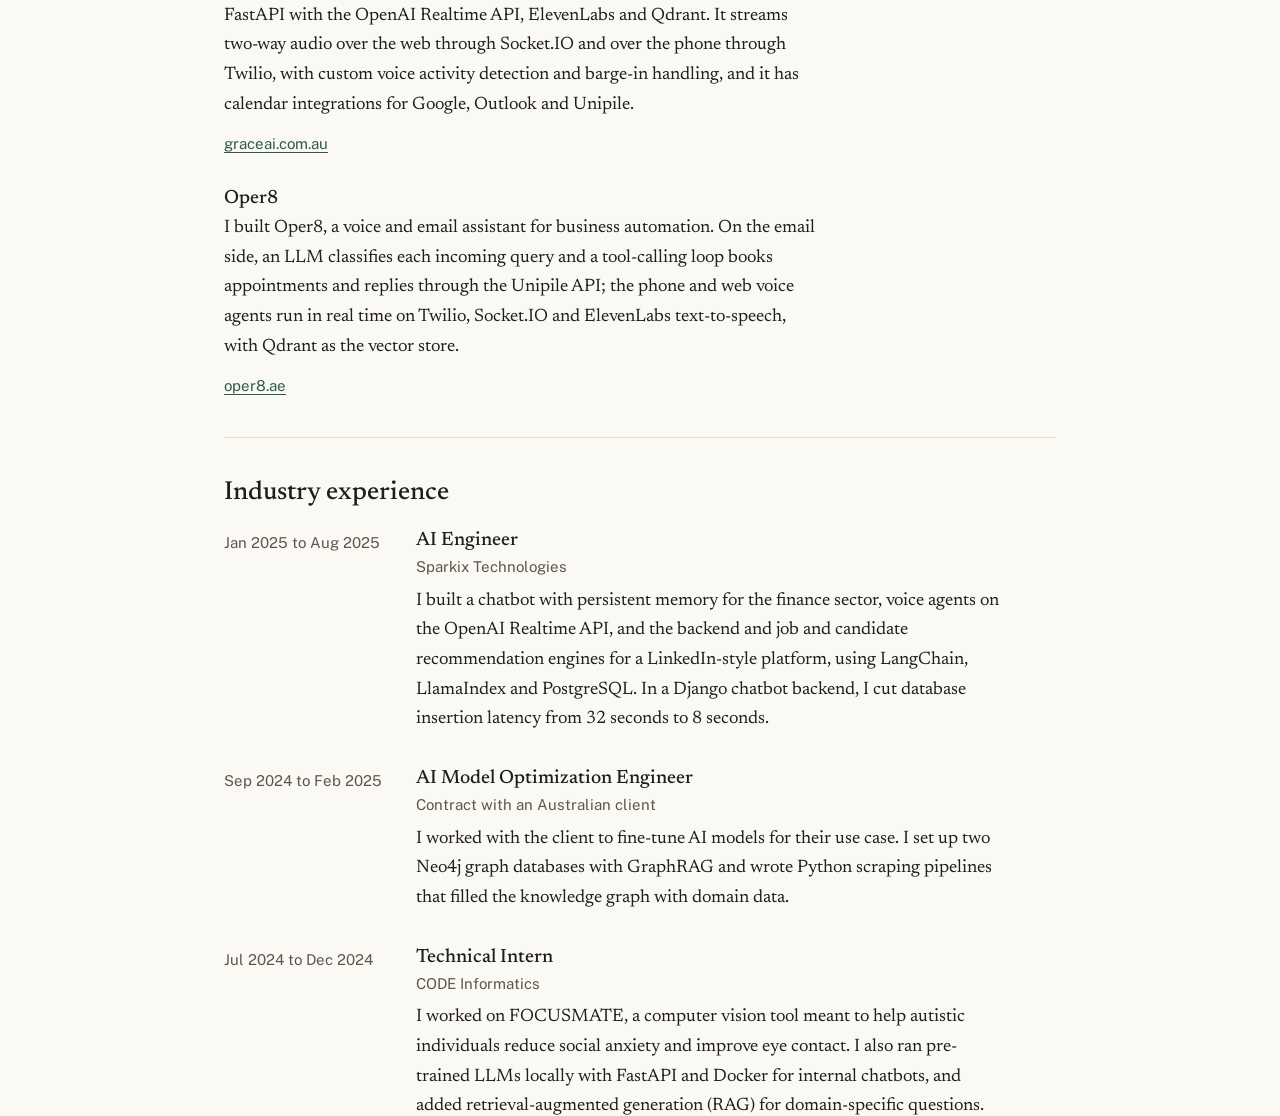
<file: skills.html>
<!DOCTYPE html>
<html lang="en">
<head>
  <meta charset="utf-8" />
  <meta name="viewport" content="width=device-width, initial-scale=1" />
  <title>Skills | Hammad Ahmad</title>
  <meta name="robots" content="noindex" />
  <meta name="color-scheme" content="light dark" />
  <link rel="canonical" href="https://hamikha.github.io/HammadAhmad_Portfolio/#projects" />
  <meta http-equiv="refresh" content="0; url=index.html#projects" />
  <link rel="icon" href="favicon.svg" type="image/svg+xml" />
  <link rel="stylesheet" href="assets/css/main.css" />
</head>
<body>
  <div class="page">
    <main id="main">
      <h1>Page moved</h1>
      <p class="intro-role">This page has moved to the <a href="index.html#projects">Projects section</a> of the homepage.</p>
    </main>
  </div>
</body>
</html>
</file>
<file: assets/css/main.css>
/* Hammad Ahmad: personal site. One column, paper tones, one muted accent. */

@font-face {
  font-family: 'Newsreader';
  src: url('../fonts/newsreader-latin.woff2') format('woff2');
  font-style: normal;
  font-weight: 200 800;
  font-display: swap;
}
@font-face {
  font-family: 'Newsreader';
  src: url('../fonts/newsreader-latin-italic.woff2') format('woff2');
  font-style: italic;
  font-weight: 200 800;
  font-display: swap;
}
@font-face {
  font-family: 'Public Sans';
  src: url('../fonts/public-sans-latin.woff2') format('woff2');
  font-style: normal;
  font-weight: 100 900;
  font-display: swap;
}

/* ---------- tokens ---------- */
:root {
  --bg: #fbf9f4;
  --text: #1f1e1b;
  --muted: #5a574f;
  --rule: #e4dfd3;
  --accent: #2e5a47;

  --serif: 'Newsreader', 'Source Serif 4', Georgia, 'Times New Roman', serif;
  --sans: 'Public Sans', 'Helvetica Neue', Arial, sans-serif;

  --measure: 37rem;
  --page: 52rem;
  --gutter: clamp(1.25rem, 5vw, 3rem);
  --section-gap: clamp(2rem, 4vw, 2.5rem); /* applied above and below each rule */
  --date-col: 10rem;

  color-scheme: light dark;
}
@media (prefers-color-scheme: dark) {
  :root {
    --bg: #181816;
    --text: #e8e5dd;
    --muted: #a8a59c;
    --rule: #33322e;
    --accent: #8fb5a0;
  }
}

/* ---------- base ---------- */
*, *::before, *::after { box-sizing: border-box; }
html { -webkit-text-size-adjust: 100%; text-size-adjust: 100%; }
body {
  margin: 0;
  background: var(--bg);
  color: var(--text);
  font-family: var(--serif);
  font-size: 1.125rem;
  line-height: 1.65;
  font-optical-sizing: auto;
}
h1, h2, h3 { font-weight: 500; line-height: 1.2; text-wrap: balance; }
h1 { font-size: clamp(2.25rem, 1.75rem + 2vw, 2.75rem); letter-spacing: -0.01em; margin: 0; }
h2 { font-size: clamp(1.5rem, 1.35rem + 0.5vw, 1.625rem); margin: 0 0 1.25rem; }
h3 { font-size: 1.2rem; margin: 0 0 0.25rem; }
p { margin: 0 0 1rem; text-wrap: pretty; }
p:last-child { margin-bottom: 0; }
ul, ol { margin: 0; padding: 0; list-style: none; }
img { display: block; max-width: 100%; height: auto; }

a {
  color: var(--accent);
  text-decoration-line: underline;
  text-decoration-thickness: 1px;
  text-underline-offset: 0.18em;
}
a:hover { text-decoration-thickness: 2px; }
:focus-visible {
  outline: 2px solid var(--accent);
  outline-offset: 3px;
  border-radius: 2px;
}
::selection { background: var(--accent); color: var(--bg); }

/* Sans for navigation, dates and metadata */
.meta {
  font-family: var(--sans);
  font-size: 0.9375rem;
  line-height: 1.5;
  color: var(--muted);
}

.skip {
  position: absolute; left: var(--gutter); top: 0.75rem;
  padding: 0.5rem 0.75rem;
  background: var(--bg); color: var(--accent);
  font-family: var(--sans); font-size: 1rem;
  transform: translateY(-200%);
}
.skip:focus { transform: none; }

/* ---------- page frame ---------- */
.page {
  max-width: calc(var(--page) + 2 * var(--gutter));
  margin-inline: auto;
  padding-inline: var(--gutter);
}

/* ---------- header ---------- */
.site-header {
  display: flex; flex-wrap: wrap; align-items: baseline; justify-content: space-between;
  gap: 0.5rem 2rem;
  padding-block: 1.5rem;
  border-bottom: 1px solid var(--rule);
}
.site-name {
  font-size: 1.125rem; font-weight: 600;
  color: var(--text); text-decoration: none;
}
.site-name:hover { text-decoration: underline; text-decoration-thickness: 1px; }
.site-nav ul { display: flex; flex-wrap: wrap; gap: 0.25rem 1.25rem; }
.site-nav a {
  font-family: var(--sans); font-size: 0.9375rem;
  color: var(--text);
  text-decoration-color: var(--rule);
}
.site-nav a:hover { color: var(--accent); text-decoration-color: currentColor; }

/* ---------- sections ---------- */
main { padding-block: clamp(2.5rem, 6vw, 4rem) var(--section-gap); }
main > section + section {
  margin-top: var(--section-gap);
  padding-top: var(--section-gap);
  border-top: 1px solid var(--rule);
}
.prose { max-width: var(--measure); }

/* Intro: text with headshot beside it on wide screens, above it on narrow ones */
.intro { display: flex; flex-direction: column-reverse; gap: 1.5rem; }
.intro-text { max-width: var(--measure); }
.intro-role { margin: 0.5rem 0 1.5rem; font-size: 1.1875rem; color: var(--muted); text-wrap: balance; }
.intro-photo { display: block; width: 7.5rem; align-self: flex-start; }
.intro-photo img { width: 100%; aspect-ratio: 1; object-fit: cover; border-radius: 2px; }
@media (min-width: 48rem) {
  .intro { flex-direction: row; align-items: flex-start; gap: 3rem; }
  .intro-photo { width: 11.25rem; flex: none; }
}

.link-row { display: flex; flex-wrap: wrap; gap: 0.25rem 1.25rem; margin-top: 1.25rem; font-family: var(--sans); font-size: 1rem; }

/* Dated entries: narrow date column on the left, content on the right */
.entries { display: grid; gap: 2rem; }
.entry { display: grid; gap: 0.25rem; }
.entry-date { margin: 0; }
.entry-body { max-width: var(--measure); }
.entry-body h3 + .meta { margin-bottom: 0.5rem; }
@media (min-width: 48rem) {
  .entry { grid-template-columns: var(--date-col) minmax(0, 1fr); column-gap: 2rem; }
  .entry-date { padding-top: 0.2rem; }
}

/* Undated entries (projects) */
.items { display: grid; gap: 2rem; max-width: var(--measure); }

.items h3 + p { margin-top: 0.25rem; }
.items .meta { margin-top: -0.25rem; }

.status { font-family: var(--sans); font-size: 0.9375rem; color: var(--text); }

address { font-style: normal; }
.nowrap { white-space: nowrap; }
.contact-email { font-size: 1.25rem; margin-bottom: 0; }
address .link-row { margin-block: 0.75rem 1rem; }

/* ---------- footer ---------- */
.site-footer {
  display: flex; flex-wrap: wrap; gap: 0.25rem 2rem;
  padding-block: 1.5rem 2.5rem;
  border-top: 1px solid var(--rule);
}
.site-footer p { margin: 0; }

/* ---------- motion ---------- */
@media (prefers-reduced-motion: reduce) {
  *, *::before, *::after { transition: none !important; animation: none !important; scroll-behavior: auto !important; }
}

/* ---------- print ---------- */
@media print {
  :root { --bg: #fff; --text: #000; --muted: #333; --rule: #bbb; --accent: #000; }
  body { font-size: 11pt; line-height: 1.45; }
  .skip, .site-nav { display: none; }
  .site-header { padding-block: 0 0.5rem; }
  .page { max-width: none; padding: 0; }
  main { padding-block: 1rem 0; }
  main > section + section { margin-top: 1rem; padding-top: 1rem; }
  section, .entry, .items > * { break-inside: avoid; }
  .entry { grid-template-columns: 1fr; }
  .intro-photo { width: 1in; }
  a { color: inherit; }
  a[href^="http"]::after { content: " (" attr(href) ")"; font-size: 0.85em; word-break: break-all; }
}
</file>
